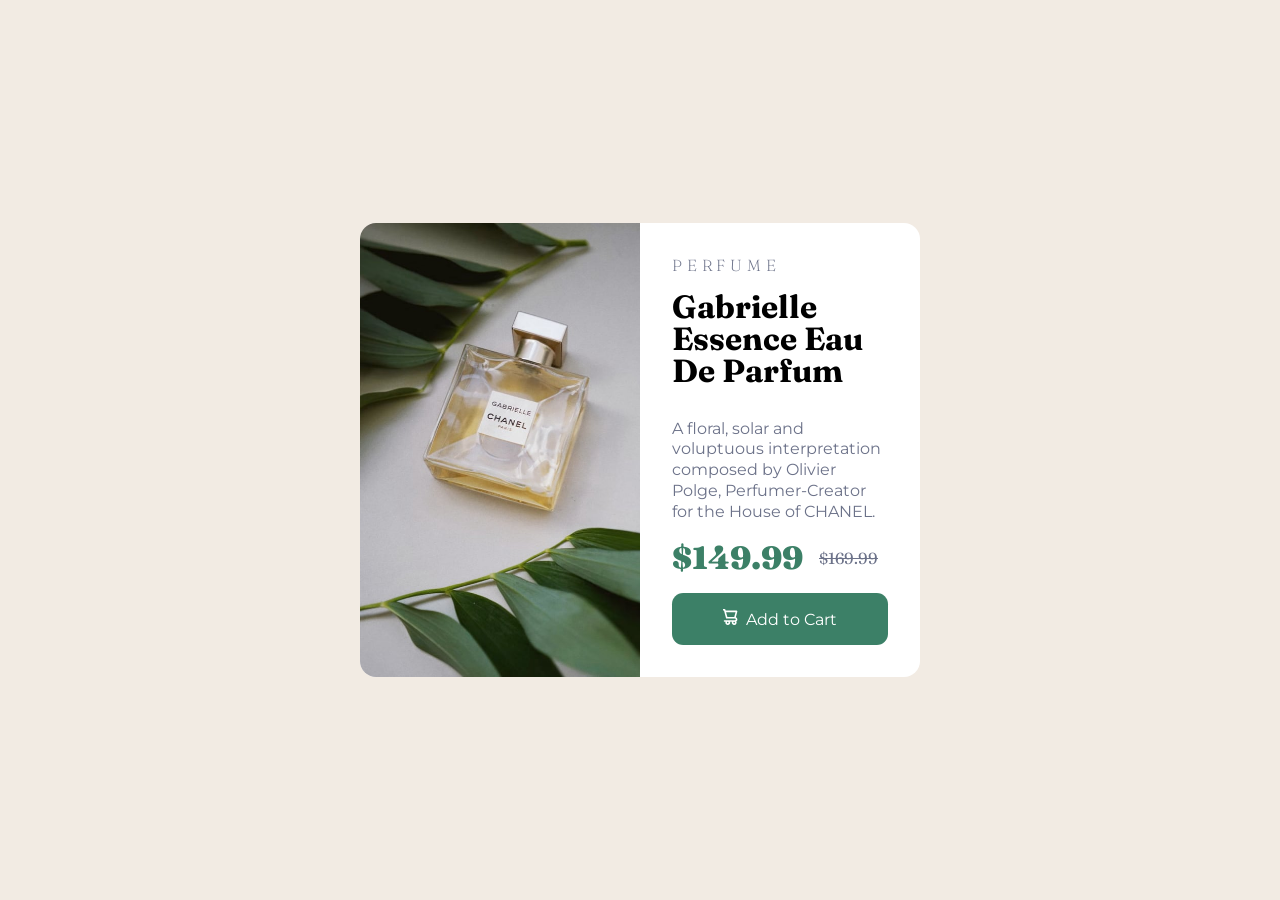
<file: index.html>
<!DOCTYPE html>
<html lang="en">
  <head>
    <meta charset="UTF-8" />
    <meta name="viewport" content="width=device-width, initial-scale=1.0" />
    <!-- displays site properly based on user's device -->

    <link
      rel="icon"
      type="image/png"
      sizes="32x32"
      href="./images/favicon-32x32.png"
    />

    <link rel="stylesheet" href="./style.css" />
    <title>Product preview card component</title>
  </head>
  <body>
    <div class="main-card">
      <figure class="perfume-img">
        <img alt="perfume-img" src="./images/image-product-desktop.jpg" />
      </figure>

      <div class="card-data">
        <p class="pre-heading">PERFUME</p>
        <h1 class="heading">Gabrielle Essence Eau De Parfum</h1>
        <p class="perfume-detail">
          A floral, solar and voluptuous interpretation composed by Olivier
          Polge, Perfumer-Creator for the House of CHANEL.
        </p>
        <p class="price">
          <span class="new-price">$149.99</span>
          <span class="old-price">$169.99</span>
        </p>
        <a class="btn" href="#"
          ><img
            class="cart-img"
            alt="cart photo"
            src="./images/icon-cart.svg"
          />Add to Cart</a
        >
      </div>
    </div>
  </body>
</html>
</file>
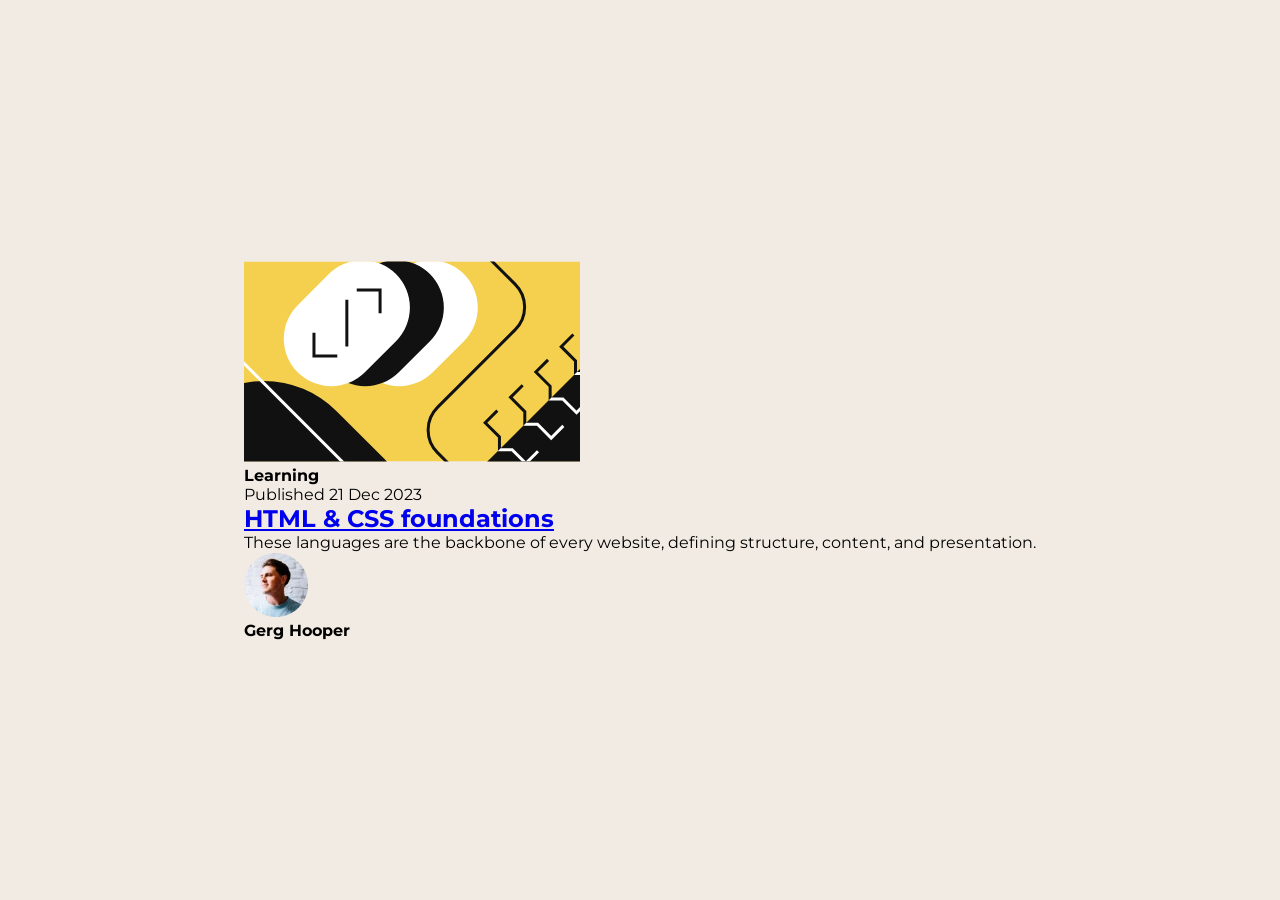
<file: newbie/blog-preview-card/index.html>
<!DOCTYPE html>
<html lang="en">
  <head>
    <meta charset="UTF-8" />
    <meta name="viewport" content="width=, initial-scale=1.0" />
    <title>Blog</title>
    <link rel="stylesheet" href="/style.css" />
  </head>
  <body>
    <div class="wrapper">
      <section class="card">
        <figure class="blog-img">
          <img
            alt="fetured-img"
            src="./assets/images/illustration-article.svg"
          />
        </figure>

        <div class="blog-detail">
          <div class="category">
            <h4>Learning</h4>
          </div>

          <p class="date">Published 21 Dec 2023</p>

          <a class="blog-link" href="#"><h2>HTML & CSS foundations</h2></a>

          <div class="blog-text">
            These languages are the backbone of every website, defining
            structure, content, and presentation.
          </div>

          <div class="author">
            <figure class="author-img">
              <img alt="author-img" src="./assets/images/image-avatar.webp" />
            </figure>
            <h4>Gerg Hooper</h4>
          </div>
        </div>
      </section>
    </div>
  </body>
</html>
</file>
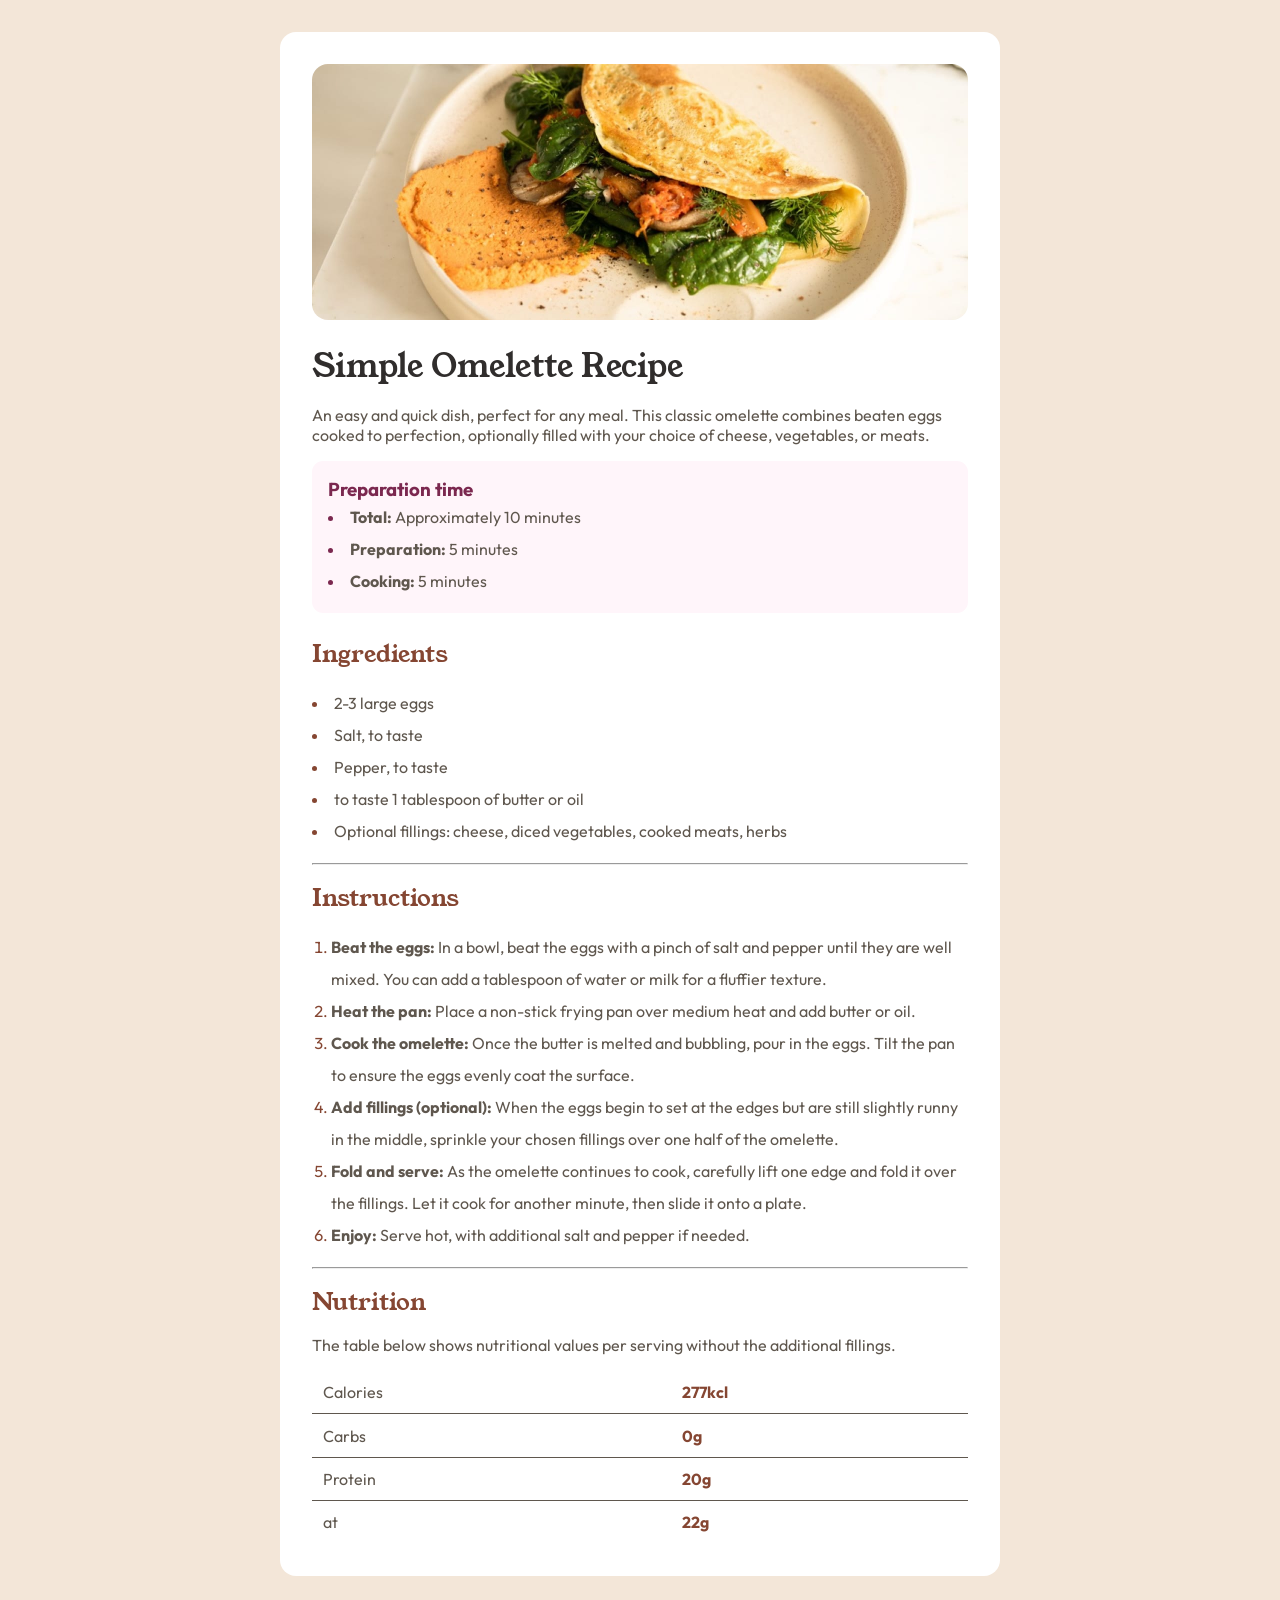
<file: newbie/recipe-page/index.html>
<!DOCTYPE html>
<html lang="en">
  <head>
    <meta charset="UTF-8" />
    <meta name="viewport" content="width=device-width, initial-scale=1.0" />
    <!-- displays site properly based on user's device -->

    <link
      rel="icon"
      type="image/png"
      sizes="32x32"
      href="./assets/images/favicon-32x32.png"
    />

    <link rel="stylesheet" href="./design/style.css" />

    <title>Recipe page</title>
  </head>
  <body>
    <main class="wrapper">
      <div class="recipe-cart">
        <section class="recipe-intro">
          <figure class="omelette-photo">
            <img
              alt="omelette recipe photo"
              src="./assets/images/image-omelette.jpeg"
            />
          </figure>

          <h1 class="dish-name young-serif-regular">Simple Omelette Recipe</h1>

          <p class="dish-description">
            An easy and quick dish, perfect for any meal. This classic omelette
            combines beaten eggs cooked to perfection, optionally filled with
            your choice of cheese, vegetables, or meats.
          </p>

          <div class="prepration-time">
            <h3>Preparation time</h3>

            <ul>
              <li><span>Total:</span> Approximately 10 minutes</li>
              <li><span>Preparation:</span> 5 minutes</li>
              <li><span>Cooking:</span> 5 minutes</li>
            </ul>
          </div>

          <div class="ingredients">
            <h2>Ingredients</h2>

            <ul>
              <li>2-3 large eggs</li>
              <li>Salt, to taste</li>
              <li>Pepper, to taste</li>
              <li>to taste 1 tablespoon of butter or oil</li>
              <li>
                Optional fillings: cheese, diced vegetables, cooked meats, herbs
              </li>
            </ul>
          </div>
        </section>

        <hr />

        <section class="recipe-instructions">
          <h2>Instructions</h2>

          <ol>
            <li class="mane">
              <span>Beat the eggs:</span> In a bowl, beat the eggs with a pinch
              of salt and pepper until they are well mixed. You can add a
              tablespoon of water or milk for a fluffier texture.
            </li>
            <li>
              <span>Heat the pan:</span> Place a non-stick frying pan over
              medium heat and add butter or oil.
            </li>

            <li>
              <span> Cook the omelette:</span>
              Once the butter is melted and bubbling, pour in the eggs. Tilt the
              pan to ensure the eggs evenly coat the surface.
            </li>

            <li>
              <span>Add fillings (optional):</span> When the eggs begin to set
              at the edges but are still slightly runny in the middle, sprinkle
              your chosen fillings over one half of the omelette.
            </li>

            <li>
              <span>Fold and serve:</span> As the omelette continues to cook,
              carefully lift one edge and fold it over the fillings. Let it cook
              for another minute, then slide it onto a plate.
            </li>

            <li>
              <span>Enjoy:</span>
              Serve hot, with additional salt and pepper if needed.
            </li>
          </ol>
        </section>
        <hr />

        <section class="recipe-nutrition">
          <h2>Nutrition</h2>
          <p>
            The table below shows nutritional values per serving without the
            additional fillings.
          </p>

          <table class="nutrition-value">
            <tr>
              <td>Calories</td>
              <td>277kcl</td>
            </tr>
            <tr>
              <td>Carbs</td>
              <td>0g</td>
            </tr>
            <tr>
              <td>Protein</td>
              <td>20g</td>
            </tr>
            <tr>
              <td>at</td>
              <td>22g</td>
            </tr>
          </table>
        </section>
      </div>
    </main>
  </body>
</html>
</file>
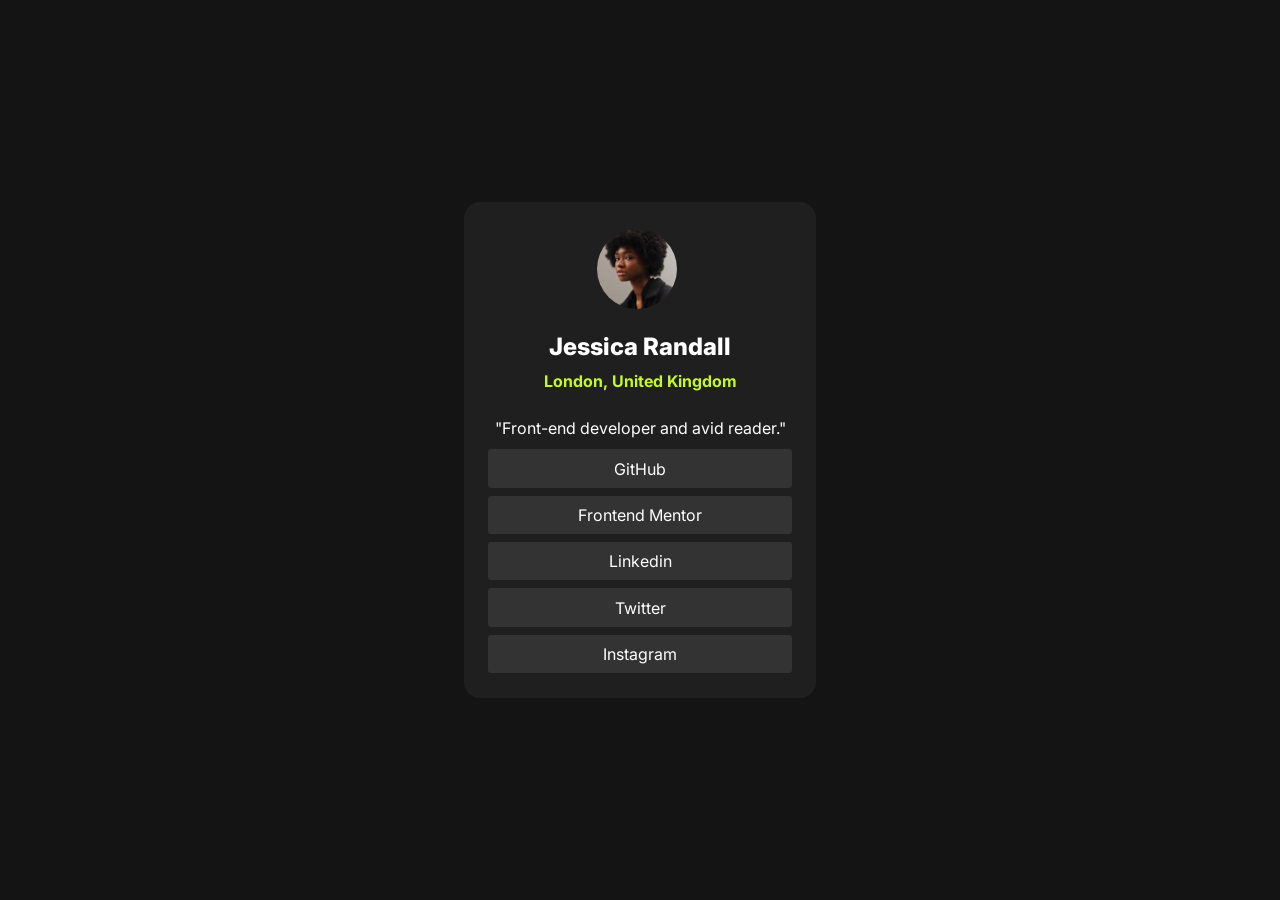
<file: newbie/social-links-profile/index.html>
<!DOCTYPE html>
<html lang="en">
  <head>
    <meta charset="UTF-8" />
    <meta name="viewport" content="width=device-width, initial-scale=1.0" />
    <!-- displays site properly based on user's device -->

    <link
      rel="icon"
      type="image/png"
      sizes="32x32"
      href="./assets/images/favicon-32x32.png"
    />

    <link rel="stylesheet" href="./style.css" />
    <title>Social links profile</title>
  </head>
  <body>
    <div class="wrapper">
      <main class="profile-card">
        <section class="person-info">
          <figure>
            <img
              class="round-img"
              alt="Jessica Randall Profile Photo"
              src="./assets/images/avatar-jessica.jpeg"
            />
          </figure>
          <h1>Jessica Randall</h1>
          <h4>London, United Kingdom</h4>
        </section>

        <p>"Front-end developer and avid reader."</p>

        <nav class="social-links">
          <ul class="social-links-list">
            <li><a href="#">GitHub</a></li>
            <li><a href="#">Frontend Mentor</a></li>
            <li><a href="#">Linkedin</a></li>
            <li><a href="#">Twitter</a></li>
            <li><a href="#">Instagram</a></li>
          </ul>
        </nav>
      </main>
    </div>
  </body>
</html>
</file>
<file: style.css>
@import url("https://fonts.googleapis.com/css2?family=Fraunces:ital,opsz,wght@0,9..144,100..900;1,9..144,100..900&family=Montserrat:ital,wght@0,100..900;1,100..900&display=swap");

/* Global style */

*,
*::before,
*::after {
  padding: 0;
  margin: 0;
  box-sizing: border-box;
}

/* Design System */

:root {
  /* colors */

  --green-500: hsl(158, 36%, 37%);
  --green-700: hsl(158, 42%, 18%);
  --Black: hsl(212, 21%, 14%);
  --grey: hsl(228, 12%, 48%);
  --cream: hsl(30, 38%, 92%);
  --white: hsl(0, 0%, 100%);

  /* fonts */

  --primary-font: "Montserrat", sans-serif;
  --secondary-font: "Fraunces", serif;
}

/* base style */

html,
body {
  background-color: var(--cream);
  min-height: 100%;
  font-family: var(--primary-font);
  display: flex;
  justify-content: center;
  align-items: center;
}

/* Card Container */
.main-card {
  display: flex;
  flex-direction: row;
  max-width: 35em;
  background-color: var(--white);

  border-radius: 1em;
}

/* Product Image Section */
.perfume-img {
  width: 50%;
}

.perfume-img img {
  width: 100%;
  height: 100%;
  border-top-left-radius: 1em;
  border-bottom-left-radius: 1em;
  object-fit: cover;
}

/* Product Information Section */
.card-data {
  width: 50%;
  padding: 2em;
}

/* Category Label */
.pre-heading {
  font-family: var(--secondary-font);
  font-weight: 200;
  letter-spacing: 0.3em;
  margin-bottom: 1em;
  color: var(--grey);
}

/* Product Title */
.heading {
  line-height: 1em;
  font-family: var(--secondary-font);
  font-weight: 700;
  margin-bottom: 1em;
}

/* Product Description */
.perfume-detail {
  color: var(--grey);
  margin-bottom: 1em;
  line-height: 1.3em;
}

/* Price Section */

.price {
  margin-bottom: 1em;

  display: flex;
  flex-direction: row;
  font-family: var(--secondary-font);
}

.new-price {
  color: var(--green-500);
  font-size: 2em;
  font-weight: 900;
  margin-right: 0.5em;
}

.old-price {
  color: var(--grey);
  text-decoration: line-through;
  align-self: center;
}

/* CTA Button */
.btn {
  display: block;
  background-color: var(--green-500);
  color: var(--white);
  padding: 1em;
  text-align: center;
  border-radius: 0.7em;
  text-decoration: none;
  cursor: pointer;
}

.btn:hover {
  background-color: var(--green-700);
}

.cart-img {
  margin-right: 0.5em;
}

/*breaking point for phone 600*/

@media only screen and (max-width: 600px) {
  body {
    font-size: 15px;
  }

  .main-card {
    flex-direction: column;
    width: 80%;
    margin: 10%;
  }

  .perfume-img {
    width: 100%;
  }

  .perfume-img img {
    width: 100%;
    height: 15em;
    border-top-left-radius: 1em;
    border-top-right-radius: 1em;
    border-bottom-left-radius: 0;
    border-bottom-right-radius: 0;
  }

  .card-data {
    width: 100%;
  }
}
</file>
<file: newbie/recipe-page/design/style.css>
@import url("https://fonts.googleapis.com/css2?family=Outfit:wght@100..900&family=Young+Serif&display=swap");

* {
  padding: 0;
  margin: 0;
  box-sizing: border-box;
  font-family: "Outfit", sans-serif;
  color: var(--stone600);
}

.young-serif-regular {
  font-family: "Young Serif", serif;
  font-weight: 400;
  font-style: normal;
}

.outfit2 {
  font-family: "Outfit", sans-serif;
  font-optical-sizing: auto;
  font-style: normal;
}

:root {
  --white: hsl(0, 0%, 100%);
  --stone100: hsl(30, 54%, 90%);
  --stone150: hsl(30, 18%, 87%);
  --stone600: hsl(30, 10%, 34%);
  --stone900: hsl(24, 5%, 18%);
  --brown800: hsl(14, 45%, 36%);
  --rose800: hsl(332, 51%, 32%);
  --rose: hsl(330, 100%, 98%);
}

html,
body {
  height: 100%;
  margin: 0;
  background-color: var(--stone100);
}

.wrapper {
  width: 100%;
  display: flex;
  flex-direction: column;
  justify-content: center;
  align-items: center;
}

.recipe-cart {
  margin: 2rem;
  padding: 2rem;
  height: 100%;
  width: 45rem;
  border-radius: 1rem;

  background-color: var(--white);
}

.omelette-photo {
  height: 16rem;
  width: 100%;

  margin-bottom: 1.5rem;
}

.omelette-photo img {
  object-fit: cover;
  width: 100%;
  height: 100%;
  border-radius: 1rem;
}

.dish-name {
  color: var(--stone900);
  margin-bottom: 1rem;
  font-size: 2rem;
}

.dish-description {
  margin-bottom: 1rem;
}

.prepration-time {
  background-color: var(--rose);
  padding: 1rem;
  border-radius: 0.7rem;
  margin-bottom: 1.5rem;
}

.prepration-time ul {
  list-style-position: inside;
  line-height: 2rem;
}

.prepration-time h3 {
  color: var(--rose800);
}

.prepration-time li::marker {
  color: var(--rose800);
}

li span {
  font-weight: bold;
}

.ingredients {
  margin-bottom: 1rem;
}

h2 {
  color: var(--brown800);
  font-family: "Young Serif", serif;
  font-weight: 400;
  font-style: normal;
  margin-bottom: 1rem;
}

.ingredients ul {
  line-height: 2rem;
  list-style-position: inside;
}

.ingredients li::marker {
  color: var(--brown800);
}

.recipe-instructions {
  margin-top: 1rem;

  margin-bottom: 1rem;
}

.recipe-instructions ol {
  margin-left: 1.2rem;
  line-height: 2rem;
}

.recipe-instructions li::marker {
  color: var(--brown800);
}

.recipe-nutrition {
  margin-top: 1rem;
}

.recipe-nutrition table {
  margin-top: 1rem;
  border-spacing: 0;
  height: 100%;
  width: 100%;
}

.recipe-nutrition td {
  padding: 0.7rem;
  border-bottom: 1px solid var(--stone600);
}

tr:last-child td {
  border-bottom: none;
}

.recipe-nutrition tr td:nth-child(2) {
  color: var(--brown800);
  font-weight: 700;
}

@media screen and (max-width: 850px) {
  .recipe-cart {
    width: 80%;
  }
}
</file>
<file: newbie/social-links-profile/style.css>
@import url("https://fonts.googleapis.com/css2?family=Inter:ital,opsz,wght@0,14..32,100..900;1,14..32,100..900&display=swap");

* {
  margin: 0;
  padding: 0;
  font-family: "Inter", sans-serif;
  font-optical-sizing: auto;

  font-style: normal;
}

:root {
  --primary-bg-color: hsl(0, 0%, 8%);
  --secondary-bg-color: hsl(0, 0%, 12%);
  --third-bg-color: hsl(0, 0%, 20%);
  --main-font-color: hsl(0, 0%, 100%);
  --secondary-font-color: hsl(75, 94%, 57%);
}

.wrapper {
  background-color: var(--primary-bg-color);
  width: 100vw;
  height: 100vh;
  display: flex;
  justify-content: center;
  align-items: center;
}

.profile-card {
  background-color: var(--secondary-bg-color);
  height: 28rem;
  width: 19rem;
  padding: 1.5rem;
  display: flex;
  flex-direction: column;
  align-items: center;
  border-radius: 1rem;
  justify-content: space-evenly;
}

.round-img {
  height: 5rem;
  width: 5rem;

  border-radius: 50%;
  margin: 0.2rem 1.2rem 1.2rem 0.8rem;
}

.person-info {
  display: flex;
  flex-direction: column;
  align-items: center;
  margin-bottom: 0.7rem;
}

.person-info h1 {
  font-weight: 800;
  color: var(--main-font-color);
  margin-bottom: 0.6rem;
}

.person-info h4 {
  font-weight: 700;
  color: var(--secondary-font-color);
  margin-bottom: 1rem;
}

p {
  margin-bottom: 0.7rem;
  color: var(--main-font-color);
  text-align: center;
}

.social-links {
  margin: 0;
  width: 100%;
}

ul {
  list-style: none;
}

li {
  border-radius: 0.2rem;
  height: 2rem;
  margin-bottom: 0.5rem;
  background-color: var(--third-bg-color);
  display: flex;
  align-items: center;
  justify-content: center;
  padding: 0.2rem;
}
li a {
  text-decoration: none;
  color: var(--main-font-color);
}

li a:hover {
  color: var(--secondary-font-color);
}

@media only screen and (max-width: 400px) {
  .profile-card {
    width: 70%;
    height: 75%;
  }
}
</file>
